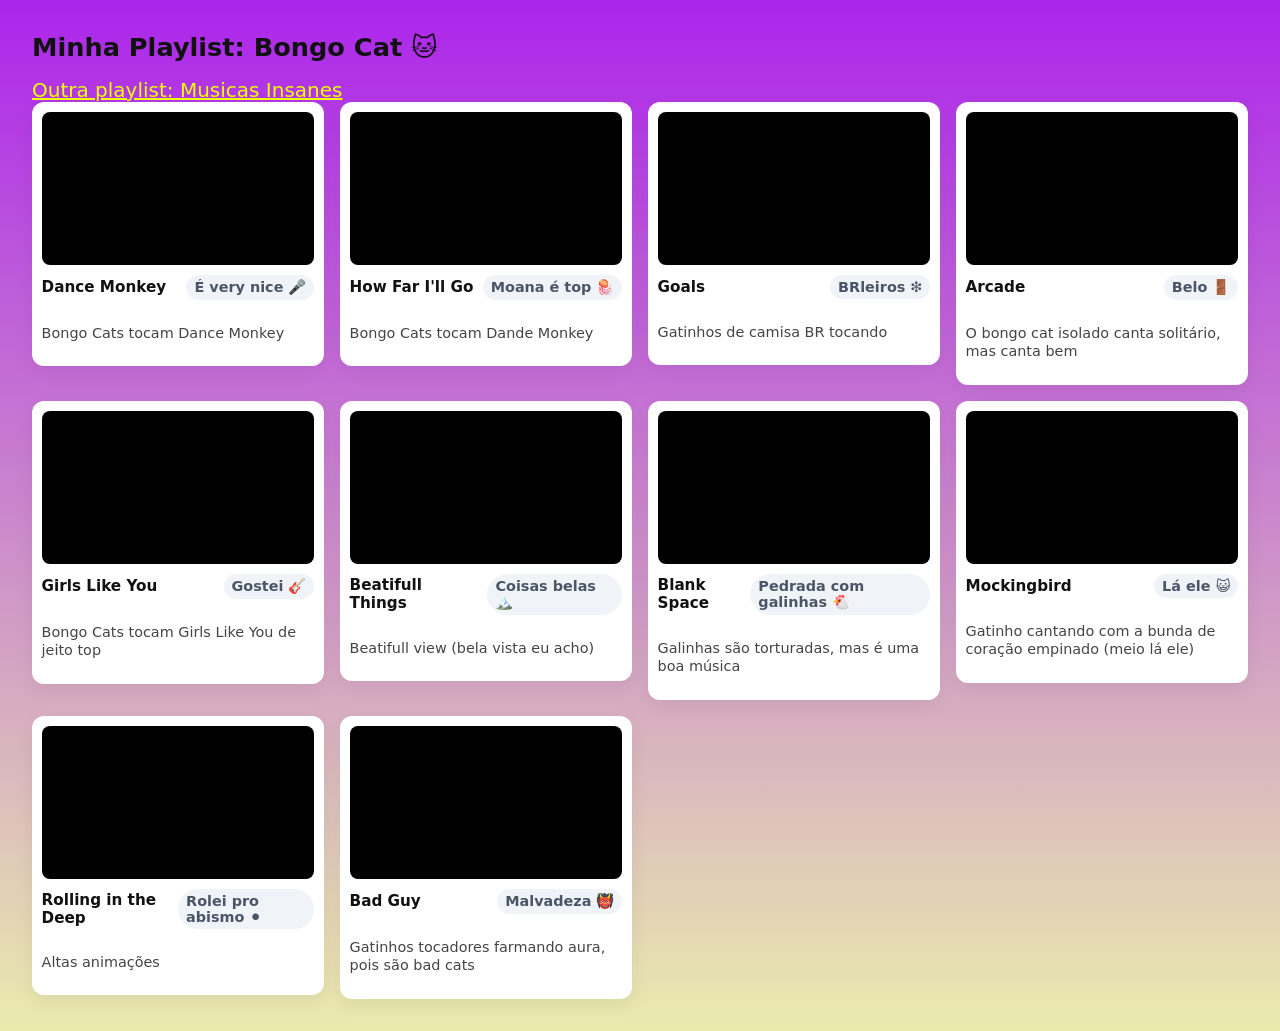
<file: index.html>
<!doctype html>
<html lang="pt-BR">
<head>
  <meta charset="utf-8" />
  <meta name="viewport" content="width=device-width,initial-scale=1" />
  <title>Galeria Bongo Cat</title>
  <link rel="stylesheet" href="style.css">
</head>
<body>
  <h1>Minha Playlist: Bongo Cat 🐱</h1>
  <a href="galeria2.html" target="_blank">Outra playlist: Musicas Insanes </a>
  
  <section class="grid">
    
    <!-- EXEMPLO 1 -->
    <article class="card">
      <div class="video-wrap">
        <iframe width="560" height="315" src="https://www.youtube.com/embed/J2LBttJgCTk?si=420W4VoUFSMmmGu7" title="YouTube video player" frameborder="0" allow="accelerometer; autoplay; clipboard-write; encrypted-media; gyroscope; picture-in-picture; web-share" referrerpolicy="strict-origin-when-cross-origin" allowfullscreen></iframe>
      </div>
      <div class="meta">
        <div class="title">Dance Monkey</div>
        <div class="badge">É very nice 🎤</div>
      </div>
      <p class="desc">Bongo Cats tocam Dance Monkey</p>
    </article>

    <!-- EXEMPLO 2 -->
    <article class="card">
      <div class="video-wrap">
        <iframe width="560" height="315" src="https://www.youtube.com/embed/GdLwJTHYTJk?si=eaM7ZAHSNHZn7ez7" title="YouTube video player" frameborder="0" allow="accelerometer; autoplay; clipboard-write; encrypted-media; gyroscope; picture-in-picture; web-share" referrerpolicy="strict-origin-when-cross-origin" allowfullscreen></iframe>
      </div>
      <div class="meta">
        <div class="title">How Far I'll Go</div>
        <div class="badge">Moana é top 🪼</div>
      </div>
      <p class="desc">Bongo Cats tocam Dande Monkey</p>
    </article>

    <!-- EXEMPLO 3 -->
    <article class="card">
      <div class="video-wrap">
        <iframe width="560" height="315" src="https://www.youtube.com/embed/4ScPF2P5WQw?si=ueNL9rp1Ug7X4Gmq" title="YouTube video player" frameborder="0" allow="accelerometer; autoplay; clipboard-write; encrypted-media; gyroscope; picture-in-picture; web-share" referrerpolicy="strict-origin-when-cross-origin" allowfullscreen></iframe>
      </div>
      <div class="meta">
        <div class="title">Goals</div>
        <div class="badge">BRleiros ❇️</div>
      </div>
      <p class="desc">Gatinhos de camisa BR tocando</p>
    </article>

    <!-- EXEMPLO 4 -->
    <article class="card">
      <div class="video-wrap">
        <iframe width="560" height="315" src="https://www.youtube.com/embed/QGiknyV2690?si=iTeWCD1RmS2DUztV" title="YouTube video player" frameborder="0" allow="accelerometer; autoplay; clipboard-write; encrypted-media; gyroscope; picture-in-picture; web-share" referrerpolicy="strict-origin-when-cross-origin" allowfullscreen></iframe>
      </div>
      <div class="meta">
        <div class="title">Arcade</div>
        <div class="badge">Belo 🚪</div>
      </div>
      <p class="desc">O bongo cat isolado canta solitário, mas canta bem</p>
    </article>

    <!-- EXEMPLO 5 -->
    <article class="card">
      <div class="video-wrap">
        <iframe width="560" height="315" src="https://www.youtube.com/embed/Nm7S2Z9MNq8?si=y3ckzmoNUnTA_wYD" title="YouTube video player" frameborder="0" allow="accelerometer; autoplay; clipboard-write; encrypted-media; gyroscope; picture-in-picture; web-share" referrerpolicy="strict-origin-when-cross-origin" allowfullscreen></iframe>
      </div>
      <div class="meta">
        <div class="title">Girls Like You</div>
        <div class="badge">Gostei 🎸</div>
      </div>
      <p class="desc">Bongo Cats tocam Girls Like You de jeito top</p>
    </article>

    <!-- EXEMPLO 6 -->
    <article class="card">
      <div class="video-wrap">
        <iframe width="560" height="315" src="https://www.youtube.com/embed/UcL6EVixLjY?si=RkEmCYBalgTg2jwe" title="YouTube video player" frameborder="0" allow="accelerometer; autoplay; clipboard-write; encrypted-media; gyroscope; picture-in-picture; web-share" referrerpolicy="strict-origin-when-cross-origin" allowfullscreen></iframe>
      </div>
      <div class="meta">
        <div class="title">Beatifull Things</div>
        <div class="badge">Coisas belas 🏔️</div>
      </div>
      <p class="desc">Beatifull view (bela vista eu acho)</p>
    </article>

    <!-- EXEMPLO 7 -->
    <article class="card">
      <div class="video-wrap">
        <iframe width="560" height="315" src="https://www.youtube.com/embed/R9X7irbwt5s?si=rykYu9aQQ6_6H3nb" title="YouTube video player" frameborder="0" allow="accelerometer; autoplay; clipboard-write; encrypted-media; gyroscope; picture-in-picture; web-share" referrerpolicy="strict-origin-when-cross-origin" allowfullscreen></iframe>
      </div>
      <div class="meta">
        <div class="title">Blank Space</div>
        <div class="badge">Pedrada com galinhas 🐔</div>
      </div>
      <p class="desc">Galinhas são torturadas, mas é uma boa música</p>
    </article>

    <!-- EXEMPLO 8 -->
    <article class="card">
      <div class="video-wrap">
        <iframe width="560" height="315" src="https://www.youtube.com/embed/zyLICFlfN-k?si=0Vf5YEMaqIOI1dh2" title="YouTube video player" frameborder="0" allow="accelerometer; autoplay; clipboard-write; encrypted-media; gyroscope; picture-in-picture; web-share" referrerpolicy="strict-origin-when-cross-origin" allowfullscreen></iframe>
      </div>
      <div class="meta">
        <div class="title">Mockingbird</div>
        <div class="badge">Lá ele 😺</div>
      </div>
      <p class="desc">Gatinho cantando com a bunda de coração empinado (meio lá ele)</p>
    </article>

    <!-- EXEMPLO 9 -->
    <article class="card">
      <div class="video-wrap">
        <iframe width="560" height="315" src="https://www.youtube.com/embed/i5T_sTNilUU?si=e6A1_inddgedA0VF" title="YouTube video player" frameborder="0" allow="accelerometer; autoplay; clipboard-write; encrypted-media; gyroscope; picture-in-picture; web-share" referrerpolicy="strict-origin-when-cross-origin" allowfullscreen></iframe>
      </div>
      <div class="meta">
        <div class="title">Rolling in the Deep</div>
        <div class="badge">Rolei pro abismo ⚫</div>
      </div>
      <p class="desc">Altas animações</p>
    </article>

    <!-- EXEMPLO 10 -->
    <article class="card">
      <div class="video-wrap">
        <iframe width="560" height="315" src="https://www.youtube.com/embed/r8ks_BQx1ck?si=IbwyBz_t4cBkKm-K" title="YouTube video player" frameborder="0" allow="accelerometer; autoplay; clipboard-write; encrypted-media; gyroscope; picture-in-picture; web-share" referrerpolicy="strict-origin-when-cross-origin" allowfullscreen></iframe>
      </div>
      <div class="meta">
        <div class="title">Bad Guy</div>
        <div class="badge">Malvadeza 👹</div>
      </div>
      <p class="desc">Gatinhos tocadores farmando aura, pois são bad cats</p>
    </article>
  </section>
</body>
</html>
</file>
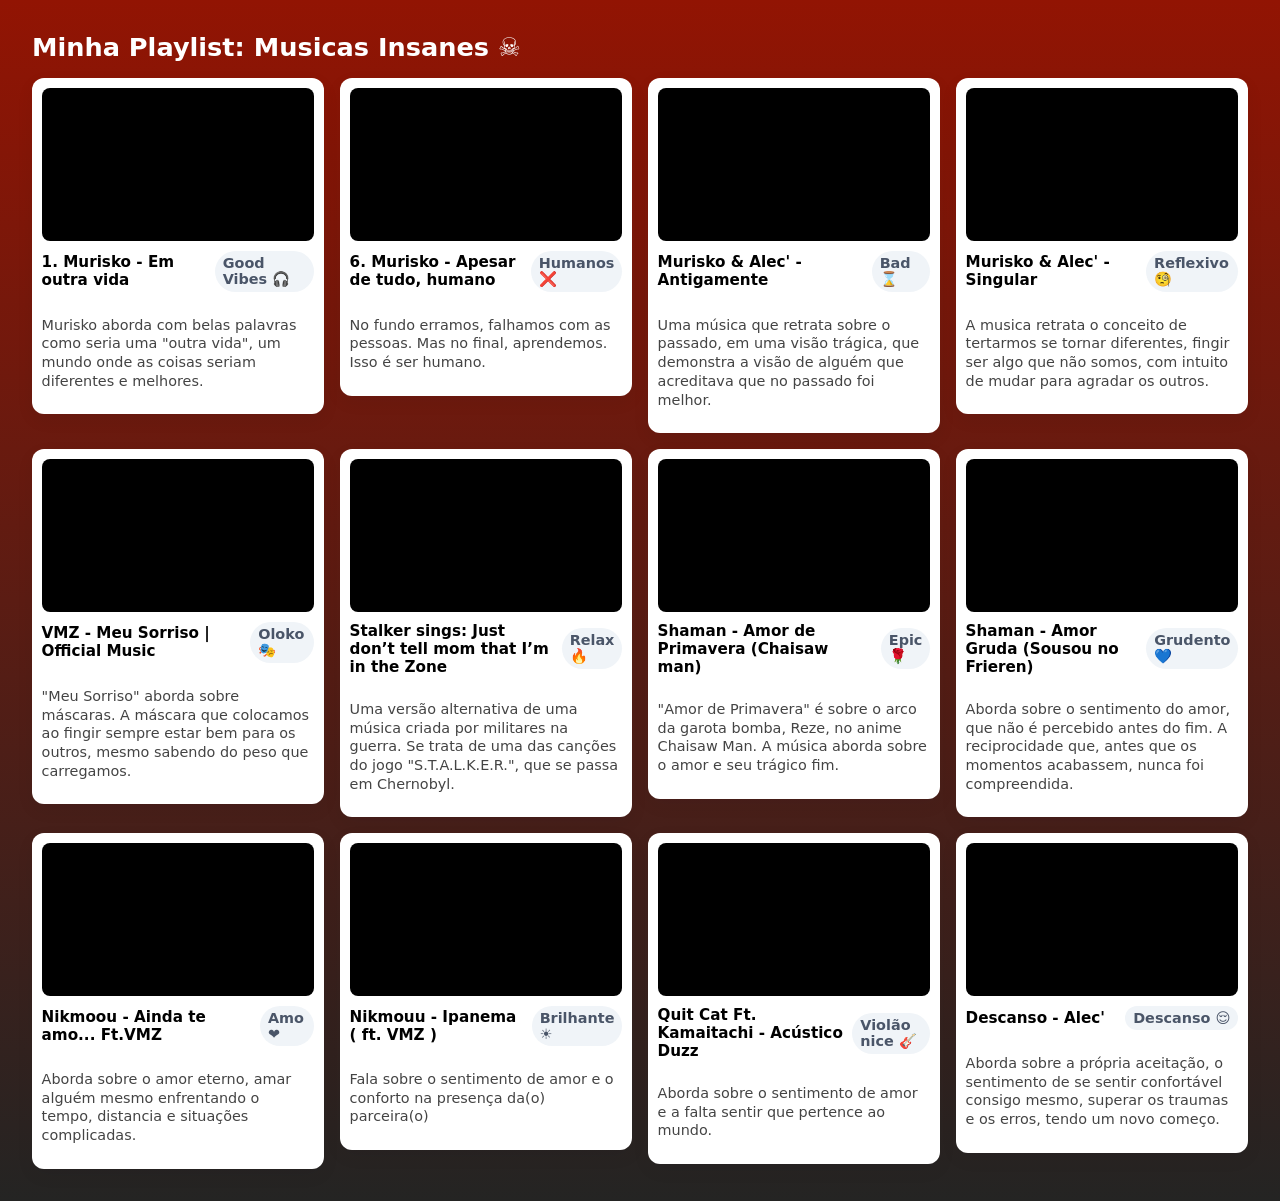
<file: galeria2.html>
<!doctype html>
<html lang="pt-BR">
<head>
  <meta charset="utf-8" />
  <meta name="viewport" content="width=device-width,initial-scale=1" />
  <title>Galeria Bongo Cat</title>
  <link rel="stylesheet" href="style2.css">
</head>
<body>
  <h1>Minha Playlist: Musicas Insanes ☠️</h1>
  
  <section class="grid">
    
    <!-- EXEMPLO 1 -->
    <article class="card">
      <div class="video-wrap">
        <iframe width="560" height="315" src="https://www.youtube.com/embed/f2ga_8Prn6Q?si=Va_1rmYJ2ZujZbVX" title="YouTube video player" frameborder="0" allow="accelerometer; autoplay; clipboard-write; encrypted-media; gyroscope; picture-in-picture; web-share" referrerpolicy="strict-origin-when-cross-origin" allowfullscreen></iframe>
      </div>
      <div class="meta">
        <div class="title">1. Murisko - Em outra vida</div>
        <div class="badge">Good Vibes 🎧</div>
      </div>
      <p class="desc">Murisko aborda com belas palavras como seria uma "outra vida", um mundo onde as coisas seriam diferentes e melhores.</p>
    </article>

    <!-- EXEMPLO 2 -->
    <article class="card">
      <div class="video-wrap">
        <iframe width="560" height="315" src="https://www.youtube.com/embed/AZw-nKAPYVg?si=KoubmyPrXZYSkUzD" title="YouTube video player" frameborder="0" allow="accelerometer; autoplay; clipboard-write; encrypted-media; gyroscope; picture-in-picture; web-share" referrerpolicy="strict-origin-when-cross-origin" allowfullscreen></iframe>
      </div>
      <div class="meta">
        <div class="title">6. Murisko - Apesar de tudo, humano</div>
        <div class="badge">Humanos ❌</div>
      </div>
      <p class="desc">No fundo erramos, falhamos com as pessoas. Mas no final, aprendemos. Isso é ser humano.</p>
    </article>

    <!-- EXEMPLO 3 -->
    <article class="card">
      <div class="video-wrap">
        <iframe width="560" height="315" src="https://www.youtube.com/embed/HXzPmZEsSWo?si=ZvTov1ikgO5Nvh-D" title="YouTube video player" frameborder="0" allow="accelerometer; autoplay; clipboard-write; encrypted-media; gyroscope; picture-in-picture; web-share" referrerpolicy="strict-origin-when-cross-origin" allowfullscreen></iframe>
      </div>
      <div class="meta">
        <div class="title">Murisko & Alec' - Antigamente</div>
        <div class="badge">Bad ⌛</div>
      </div>
      <p class="desc">Uma música que retrata sobre o passado, em uma visão trágica, que demonstra a visão de alguém que acreditava que no passado foi melhor.</p>
    </article>

    <!-- EXEMPLO 4 -->
    <article class="card">
      <div class="video-wrap">
        <iframe width="560" height="315" src="https://www.youtube.com/embed/Sd1hEVwPmEA?si=r_9LBOP2jT-gtxf6" title="YouTube video player" frameborder="0" allow="accelerometer; autoplay; clipboard-write; encrypted-media; gyroscope; picture-in-picture; web-share" referrerpolicy="strict-origin-when-cross-origin" allowfullscreen></iframe>
      </div>
      <div class="meta">
        <div class="title">Murisko & Alec' - Singular</div>
        <div class="badge">Reflexivo 🧐</div>
      </div>
      <p class="desc">A musica retrata o conceito de tertarmos se tornar diferentes, fingir ser algo que não somos, com intuito de mudar para agradar os outros.</p>
    </article>

    <!-- EXEMPLO 5 -->
    <article class="card">
      <div class="video-wrap">
        <iframe width="560" height="315" src="https://www.youtube.com/embed/ogqodfQoQj0?si=dmDsUIbYKrjjrsTy" title="YouTube video player" frameborder="0" allow="accelerometer; autoplay; clipboard-write; encrypted-media; gyroscope; picture-in-picture; web-share" referrerpolicy="strict-origin-when-cross-origin" allowfullscreen></iframe>
      </div>
      <div class="meta">
        <div class="title">VMZ - Meu Sorriso | Official Music</div>
        <div class="badge">Oloko 🎭</div>
      </div>
      <p class="desc">"Meu Sorriso" aborda sobre máscaras. A máscara que colocamos ao fingir sempre estar bem para os outros, mesmo sabendo do peso que carregamos.</p>
    </article>

    <!-- EXEMPLO 6 -->
    <article class="card">
      <div class="video-wrap">
        <iframe width="560" height="315" src="https://www.youtube.com/embed/whf-enpiryc?si=jG1ElOcwS347GPAy" title="YouTube video player" frameborder="0" allow="accelerometer; autoplay; clipboard-write; encrypted-media; gyroscope; picture-in-picture; web-share" referrerpolicy="strict-origin-when-cross-origin" allowfullscreen></iframe>
      </div>
      <div class="meta">
        <div class="title">Stalker sings: Just don’t tell mom that I’m in the Zone </div>
        <div class="badge">Relax 🔥</div>
      </div>
      <p class="desc">Uma versão alternativa de uma música criada por militares na guerra. Se trata de uma das canções do jogo "S.T.A.L.K.E.R.", que se passa em Chernobyl.</p>
    </article>

    <!-- EXEMPLO 7 -->
    <article class="card">
      <div class="video-wrap">
        <iframe width="560" height="315" src="https://www.youtube.com/embed/LNoulHM7Lms?si=PJZS7MIlzvZnZ5W6" title="YouTube video player" frameborder="0" allow="accelerometer; autoplay; clipboard-write; encrypted-media; gyroscope; picture-in-picture; web-share" referrerpolicy="strict-origin-when-cross-origin" allowfullscreen></iframe>
      </div>
      <div class="meta">
        <div class="title">Shaman - Amor de Primavera (Chaisaw man)</div>
        <div class="badge">Epic🌹</div>
      </div>
      <p class="desc">"Amor de Primavera" é sobre o arco da garota bomba, Reze, no anime Chaisaw Man. A música aborda sobre o amor e seu trágico fim. </p>
    </article>

    <!-- EXEMPLO 8 -->
    <article class="card">
      <div class="video-wrap">
        <iframe width="560" height="315" src="https://www.youtube.com/embed/PbX-kobwT54?si=D-8IP17OUjJQ8G6p" title="YouTube video player" frameborder="0" allow="accelerometer; autoplay; clipboard-write; encrypted-media; gyroscope; picture-in-picture; web-share" referrerpolicy="strict-origin-when-cross-origin" allowfullscreen></iframe>
      </div>
      <div class="meta">
        <div class="title">Shaman - Amor Gruda (Sousou no Frieren)</div>
        <div class="badge">Grudento 💙</div>
      </div>
      <p class="desc">Aborda sobre o sentimento do amor, que não é percebido antes do fim. A reciprocidade que, antes que os momentos acabassem, nunca foi compreendida.</p>
    </article>

    <!-- EXEMPLO 9 -->
    <article class="card">
      <div class="video-wrap">
        <iframe width="560" height="315" src="https://www.youtube.com/embed/Go1pQGGdYzY?si=nKL1rMWsHfc0IRaK" title="YouTube video player" frameborder="0" allow="accelerometer; autoplay; clipboard-write; encrypted-media; gyroscope; picture-in-picture; web-share" referrerpolicy="strict-origin-when-cross-origin" allowfullscreen></iframe>
      </div>
      <div class="meta">
        <div class="title">Nikmoou - Ainda te amo... Ft.VMZ</div>
        <div class="badge">Amo ❤️</div>
      </div>
      <p class="desc">Aborda sobre o amor eterno, amar alguém mesmo enfrentando o tempo, distancia e situações complicadas.</p>
    </article>

    <!-- EXEMPLO 10 -->
    <article class="card">
      <div class="video-wrap">
        <iframe width="560" height="315" src="https://www.youtube.com/embed/iJCOc0goVds?si=MJW8o5-g7YrGif7u" title="YouTube video player" frameborder="0" allow="accelerometer; autoplay; clipboard-write; encrypted-media; gyroscope; picture-in-picture; web-share" referrerpolicy="strict-origin-when-cross-origin" allowfullscreen></iframe>
      </div>
      <div class="meta">
        <div class="title">
Nikmouu - Ipanema ( ft. VMZ )</div>
        <div class="badge">Brilhante ☀️</div>
      </div>
      <p class="desc">Fala sobre o sentimento de amor e o conforto na presença da(o) parceira(o)</p>
    </article>

    <!-- EXEMPLO 11 -->
    <article class="card">
      <div class="video-wrap">
        <iframe width="560" height="315" src="https://www.youtube.com/embed/pfgj8_co_ZU?si=1GkR-aD3-W8tGIqV" title="YouTube video player" frameborder="0" allow="accelerometer; autoplay; clipboard-write; encrypted-media; gyroscope; picture-in-picture; web-share" referrerpolicy="strict-origin-when-cross-origin" allowfullscreen></iframe>
      </div>
      <div class="meta">
        <div class="title">Quit Cat Ft. Kamaitachi - Acústico Duzz</div>
        <div class="badge">Violão nice 🎸</div>
      </div>
      <p class="desc">Aborda sobre o sentimento de amor e a falta sentir que pertence ao mundo.</p>
    </article>

     <!-- EXEMPLO 12 -->
    <article class="card">
      <div class="video-wrap">
        <iframe width="560" height="315" src="https://www.youtube.com/embed/Qh2qPPAA1xs?si=tspXhn6oqh_cbVAU" title="YouTube video player" frameborder="0" allow="accelerometer; autoplay; clipboard-write; encrypted-media; gyroscope; picture-in-picture; web-share" referrerpolicy="strict-origin-when-cross-origin" allowfullscreen></iframe>
      </div>
      <div class="meta">
        <div class="title">Descanso - Alec'</div>
        <div class="badge">Descanso 😌</div>
      </div>
      <p class="desc">Aborda sobre a própria aceitação, o sentimento de se sentir confortável consigo mesmo, superar os traumas e os erros, tendo um novo começo.</p>
    </article>
  </section>
</body>
</html>
</file>
<file: style.css>
:root{
  --gap: 1rem;
  --card-bg: #ffffff;
  --radius: 12px;
}
body{
  font-family: system-ui, -apple-system, sans-serif;
  background: linear-gradient(180deg,#ac25eb,#eaebad);
  margin: 0;
  padding: 2rem;
  color: #111;
}

h1{ margin: 0 0 1rem 0; font-size: 1.6rem; }

a{
  color: rgb(238, 255, 0);
  font-size: 20px
}

.grid{
  display: grid;
  grid-template-columns: repeat(auto-fit, minmax(260px, 1fr));
  gap: var(--gap);
  align-items: start;
}

.card{
  background: var(--card-bg);
  border-radius: var(--radius);
  padding: 0.6rem;
  box-shadow: 0 6px 18px rgba(15,20,30,0.06);
  transition: transform .18s ease;
  display: flex;
  flex-direction: column;
  gap: .6rem;
}
.card:hover{
  transform: translateY(-6px);
  box-shadow: 0 12px 30px rgba(15,20,30,0.12);
}

.video-wrap{
  position: relative;
  width: 100%;
  padding-top: 56.25%; /* Mantém proporção 16:9 */
  border-radius: calc(var(--radius) - 4px);
  overflow: hidden;
  background: #000;
}
/* O CSS abaixo garante que o iframe colado ocupe todo o espaço */
.video-wrap iframe{
  position: absolute;
  inset: 0;
  width: 100%;
  height: 100%;
  border: 0;
}

.meta{
  display:flex;
  justify-content: space-between;
  align-items: center;
  gap: .5rem;
  font-size: .95rem;
}
.title{ font-weight: 600; }

.desc{
  font-size: .9rem;
  color: #444;
  line-height: 1.3;
}

.badge{
  background: #f0f4f8;
  padding: .25rem .5rem;
  border-radius: 999px;
  font-size: 0.9rem;
  font-weight: 600;
  color: #4a5568;
}
</file>
<file: style2.css>
:root{
  --gap: 1rem;
  --card-bg: #ffffff;
  --radius: 12px;
}
body{
  font-family: system-ui, -apple-system, sans-serif;
  background: linear-gradient(180deg,#921403,#242423);
  margin: 0;
  padding: 2rem;
  color: #ffffff;
}

h1{ margin: 0 0 1rem 0; font-size: 1.6rem; }

.grid{
  display: grid;
  grid-template-columns: repeat(auto-fit, minmax(260px, 1fr));
  gap: var(--gap);
  align-items: start;
}

.card{
  background: var(--card-bg);
  border-radius: var(--radius);
  padding: 0.6rem;
  box-shadow: 0 6px 18px rgba(15,20,30,0.06);
  transition: transform .18s ease;
  display: flex;
  flex-direction: column;
  gap: .6rem;
}
.card:hover{
  transform: translateY(-6px);
  box-shadow: 0 12px 30px rgba(15,20,30,0.12);
}

.video-wrap{
  position: relative;
  width: 100%;
  padding-top: 56.25%; /* Mantém proporção 16:9 */
  border-radius: calc(var(--radius) - 4px);
  overflow: hidden;
  background: #000;
}
/* O CSS abaixo garante que o iframe colado ocupe todo o espaço */
.video-wrap iframe{
  position: absolute;
  inset: 0;
  width: 100%;
  height: 100%;
  border: 0;
}

.meta{
  display:flex;
  justify-content: space-between;
  align-items: center;
  gap: .5rem;
  font-size: .95rem;
}
.title{ font-weight: 600; 
        color: black   
}

.desc{
  font-size: .9rem;
  color: #444;
  line-height: 1.3;
}

.badge{
  background: #f0f4f8;
  padding: .25rem .5rem;
  border-radius: 999px;
  font-size: 0.9rem;
  font-weight: 600;
  color: #4a5568;
}
</file>
